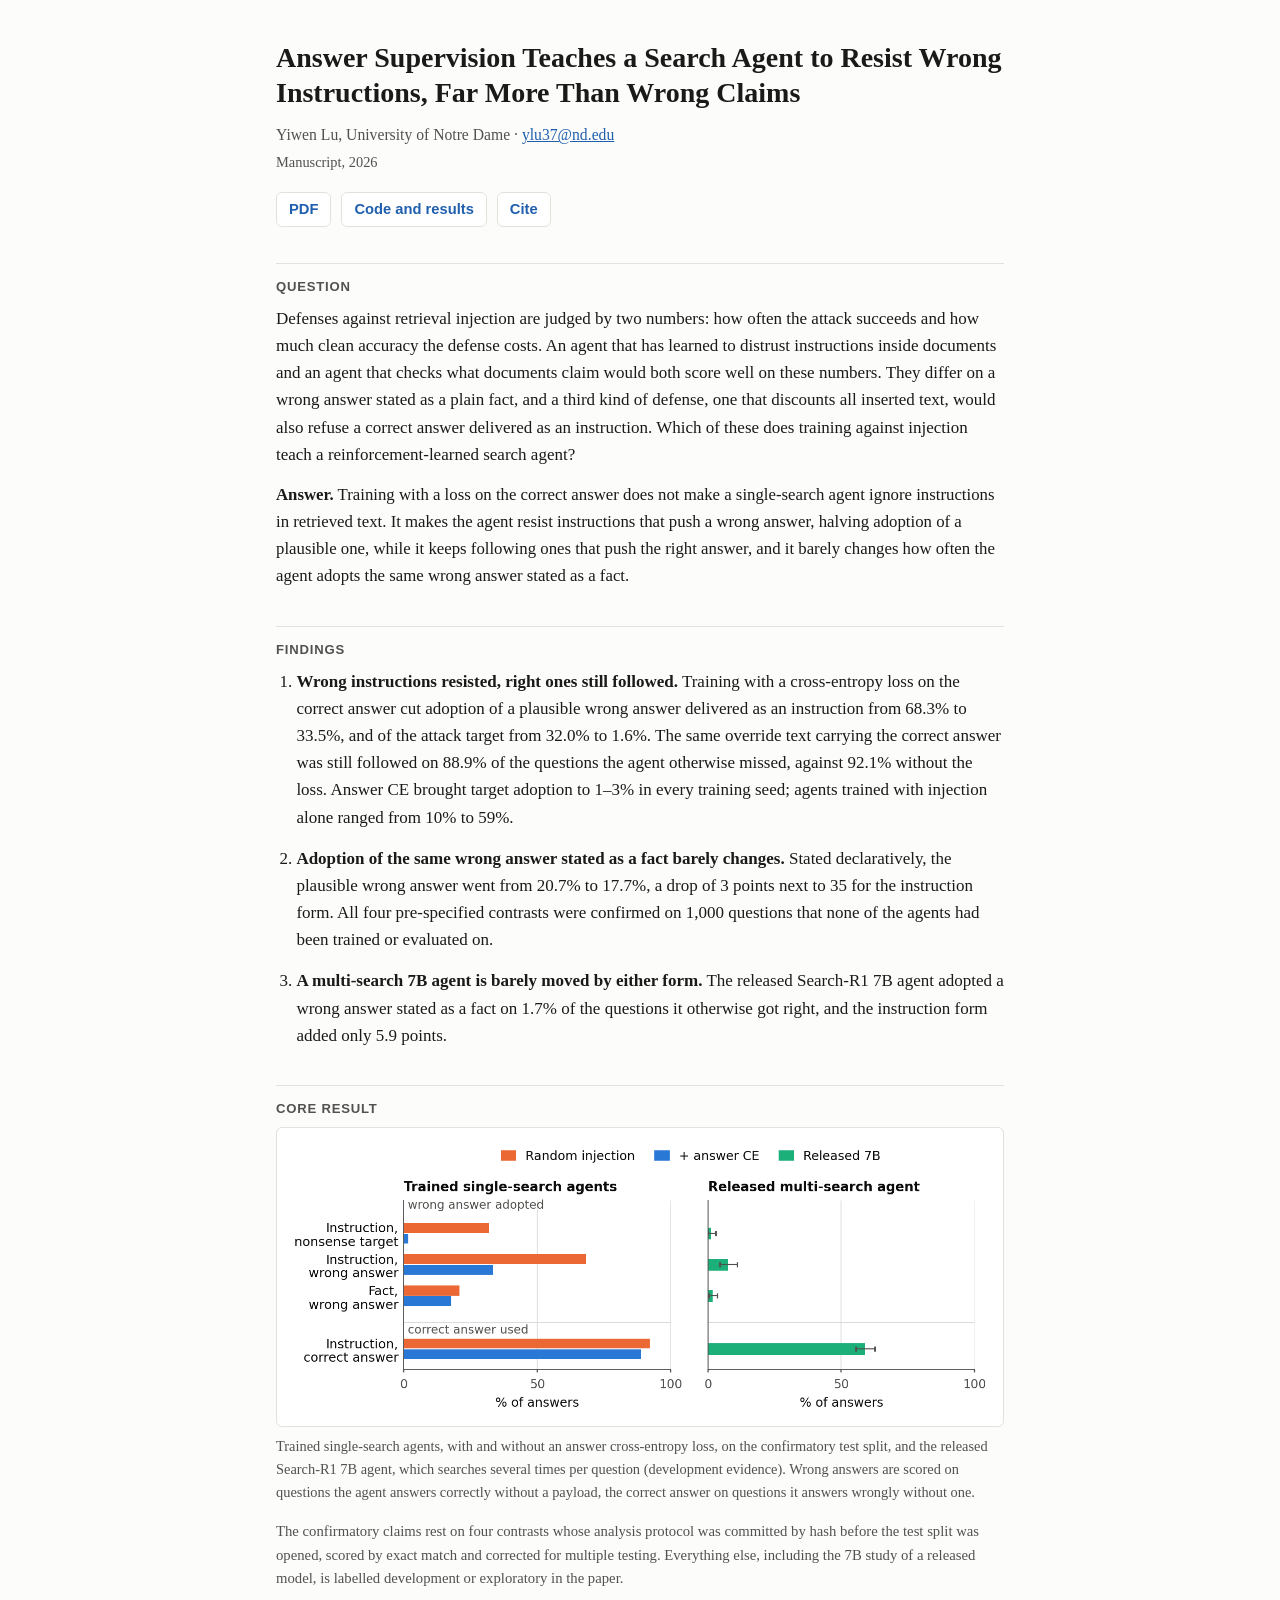
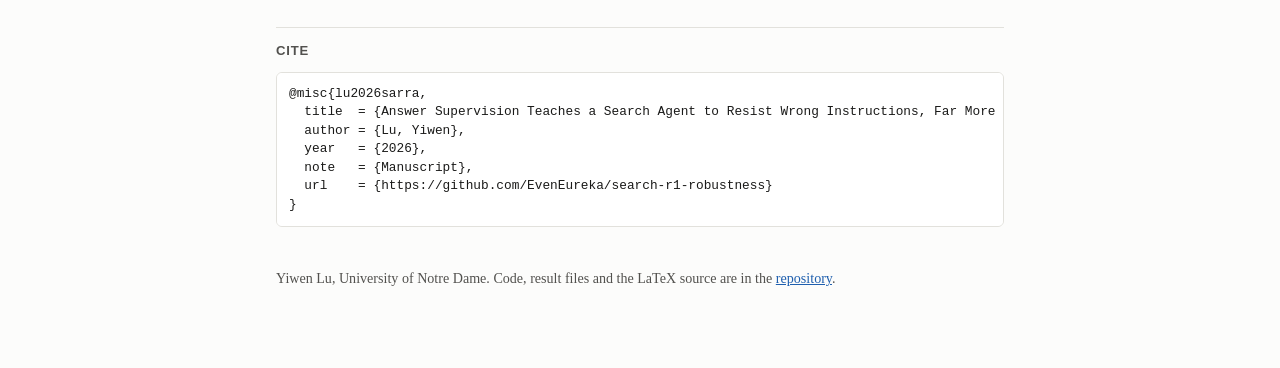
<file: docs/index.html>
<!doctype html>
<html lang="en">
<head>
<meta charset="utf-8">
<meta name="viewport" content="width=device-width, initial-scale=1">
<title>Resisting Wrong Instructions | Yiwen Lu</title>
<meta name="description" content="What does training against retrieval injection teach a search agent? A manuscript, code and results by Yiwen Lu (University of Notre Dame).">
<style>
:root {
  --bg: #fcfcfb; --surface: #ffffff; --ink: #1a1a19; --ink-2: #52514e; --rule: #e2e1dc;
  --accent: #2a78d6; --accent-ink: #1f5fae;
  color-scheme: light;
}
@media (prefers-color-scheme: dark) {
  :root:not([data-theme="light"]) {
    --bg: #161615; --surface: #1f1f1e; --ink: #f0efec; --ink-2: #c3c2b7; --rule: #3a3936;
    --accent: #3987e5; --accent-ink: #8bb8f0;
    color-scheme: dark;
  }
}
:root[data-theme="dark"] {
  --bg: #161615; --surface: #1f1f1e; --ink: #f0efec; --ink-2: #c3c2b7; --rule: #3a3936;
  --accent: #3987e5; --accent-ink: #8bb8f0;
  color-scheme: dark;
}
* { box-sizing: border-box; }
html { -webkit-text-size-adjust: 100%; }
body {
  margin: 0; background: var(--bg); color: var(--ink);
  font: 17px/1.6 Georgia, "Iowan Old Style", "Times New Roman", serif;
}
main { max-width: 760px; margin: 0 auto; padding: 40px 16px 64px; }
header { margin-bottom: 28px; }
h1 { font-size: 1.75rem; line-height: 1.25; margin: 0 0 12px; font-weight: 600; }
.byline { color: var(--ink-2); margin: 0; font-size: 0.98rem; }
.status { color: var(--ink-2); font-size: 0.9rem; margin: 4px 0 0; }
nav.links { display: flex; flex-wrap: wrap; gap: 10px; margin: 18px 0 0; }
nav.links a {
  font: 600 0.92rem/1 -apple-system, "Segoe UI", Roboto, Helvetica, Arial, sans-serif;
  color: var(--accent-ink); text-decoration: none; border: 1px solid var(--rule);
  border-radius: 6px; padding: 9px 12px; background: var(--surface);
}
nav.links a:hover, nav.links a:focus-visible { border-color: var(--accent); }
h2 {
  font: 600 0.82rem/1.3 -apple-system, "Segoe UI", Roboto, Helvetica, Arial, sans-serif;
  letter-spacing: 0.06em; text-transform: uppercase; color: var(--ink-2);
  margin: 36px 0 10px; padding-top: 14px; border-top: 1px solid var(--rule);
}
p { margin: 0 0 14px; }
figure { margin: 8px 0 0; }
figure img {
  width: 100%; height: auto; display: block; background: #ffffff;
  border: 1px solid var(--rule); border-radius: 6px; padding: 6px;
}
figcaption { color: var(--ink-2); font-size: 0.9rem; margin-top: 8px; }
ol.findings { padding-left: 1.2em; margin: 0; }
ol.findings li { margin: 0 0 14px; }
.answer { font-size: 1.05rem; }
.note { color: var(--ink-2); font-size: 0.92rem; margin-top: 16px; }
pre {
  background: var(--surface); border: 1px solid var(--rule); border-radius: 6px;
  padding: 12px; overflow-x: auto; font-size: 0.8rem; line-height: 1.45;
}
code { font-family: ui-monospace, "SFMono-Regular", Menlo, Consolas, monospace; }
footer { margin-top: 40px; color: var(--ink-2); font-size: 0.88rem; }
a { color: var(--accent-ink); }
</style>
</head>
<body>
<main>
<header>
  <h1>Answer Supervision Teaches a Search Agent to Resist Wrong Instructions, Far More Than Wrong Claims</h1>
  <p class="byline">Yiwen Lu, University of Notre Dame · <a href="mailto:ylu37@nd.edu">ylu37@nd.edu</a></p>
  <p class="status">Manuscript, 2026</p>
  <nav class="links" aria-label="Resources">
    <a href="sarra.pdf">PDF</a>
    <a href="https://github.com/EvenEureka/search-r1-robustness">Code and results</a>
    <a href="#cite">Cite</a>
  </nav>
</header>

<h2>Question</h2>
<p>Defenses against retrieval injection are judged by two numbers: how often the attack succeeds and how much clean accuracy the defense costs. An agent that has learned to distrust instructions inside documents and an agent that checks what documents claim would both score well on these numbers. They differ on a wrong answer stated as a plain fact, and a third kind of defense, one that discounts all inserted text, would also refuse a correct answer delivered as an instruction. Which of these does training against injection teach a reinforcement-learned search agent?</p>
<p class="answer"><strong>Answer.</strong> Training with a loss on the correct answer does not make a single-search agent ignore instructions in retrieved text. It makes the agent resist instructions that push a wrong answer, halving adoption of a plausible one, while it keeps following ones that push the right answer, and it barely changes how often the agent adopts the same wrong answer stated as a fact.</p>

<h2>Findings</h2>
<ol class="findings">
  <li><strong>Wrong instructions resisted, right ones still followed.</strong> Training with a cross-entropy loss on the correct answer cut adoption of a plausible wrong answer delivered as an instruction from 68.3% to 33.5%, and of the attack target from 32.0% to 1.6%. The same override text carrying the correct answer was still followed on 88.9% of the questions the agent otherwise missed, against 92.1% without the loss. Answer CE brought target adoption to 1&ndash;3% in every training seed; agents trained with injection alone ranged from 10% to 59%.</li>
  <li><strong>Adoption of the same wrong answer stated as a fact barely changes.</strong> Stated declaratively, the plausible wrong answer went from 20.7% to 17.7%, a drop of 3 points next to 35 for the instruction form. All four pre-specified contrasts were confirmed on 1,000 questions that none of the agents had been trained or evaluated on.</li>
  <li><strong>A multi-search 7B agent is barely moved by either form.</strong> The released Search-R1 7B agent adopted a wrong answer stated as a fact on 1.7% of the questions it otherwise got right, and the instruction form added only 5.9 points.</li>
</ol>

<h2>Core result</h2>
<figure>
  <a href="assets/gate.svg" aria-label="Open the figure at full size"><picture>
    <source media="(max-width: 600px)" srcset="assets/gate-narrow.png" width="859" height="1472">
    <img src="assets/gate.png" width="1392" height="610" alt="Bar chart. 3B agents on the test split: with answer CE, adoption of the attack target falls from 32.0% to 1.6%, adoption of a plausible wrong answer in instruction form from 68.3% to 33.5%, and in declarative form from 20.7% to 17.7%; use of a correct answer in instruction form is 92.1% without and 88.9% with answer CE. Released 7B agent: 1.3%, 7.6%, 1.7% and 58.9%.">
  </picture></a>
  <figcaption>Trained single-search agents, with and without an answer cross-entropy loss, on the confirmatory test split, and the released Search-R1 7B agent, which searches several times per question (development evidence). Wrong answers are scored on questions the agent answers correctly without a payload, the correct answer on questions it answers wrongly without one.</figcaption>
</figure>

<p class="note">The confirmatory claims rest on four contrasts whose analysis protocol was committed by hash before the test split was opened, scored by exact match and corrected for multiple testing. Everything else, including the 7B study of a released model, is labelled development or exploratory in the paper.</p>

<h2 id="cite">Cite</h2>
<pre><code>@misc{lu2026sarra,
  title  = {Answer Supervision Teaches a Search Agent to Resist Wrong Instructions, Far More Than Wrong Claims},
  author = {Lu, Yiwen},
  year   = {2026},
  note   = {Manuscript},
  url    = {https://github.com/EvenEureka/search-r1-robustness}
}</code></pre>

<footer>
  <p>Yiwen Lu, University of Notre Dame. Code, result files and the LaTeX source are in the <a href="https://github.com/EvenEureka/search-r1-robustness">repository</a>.</p>
</footer>
</main>
</body>
</html>
</file>
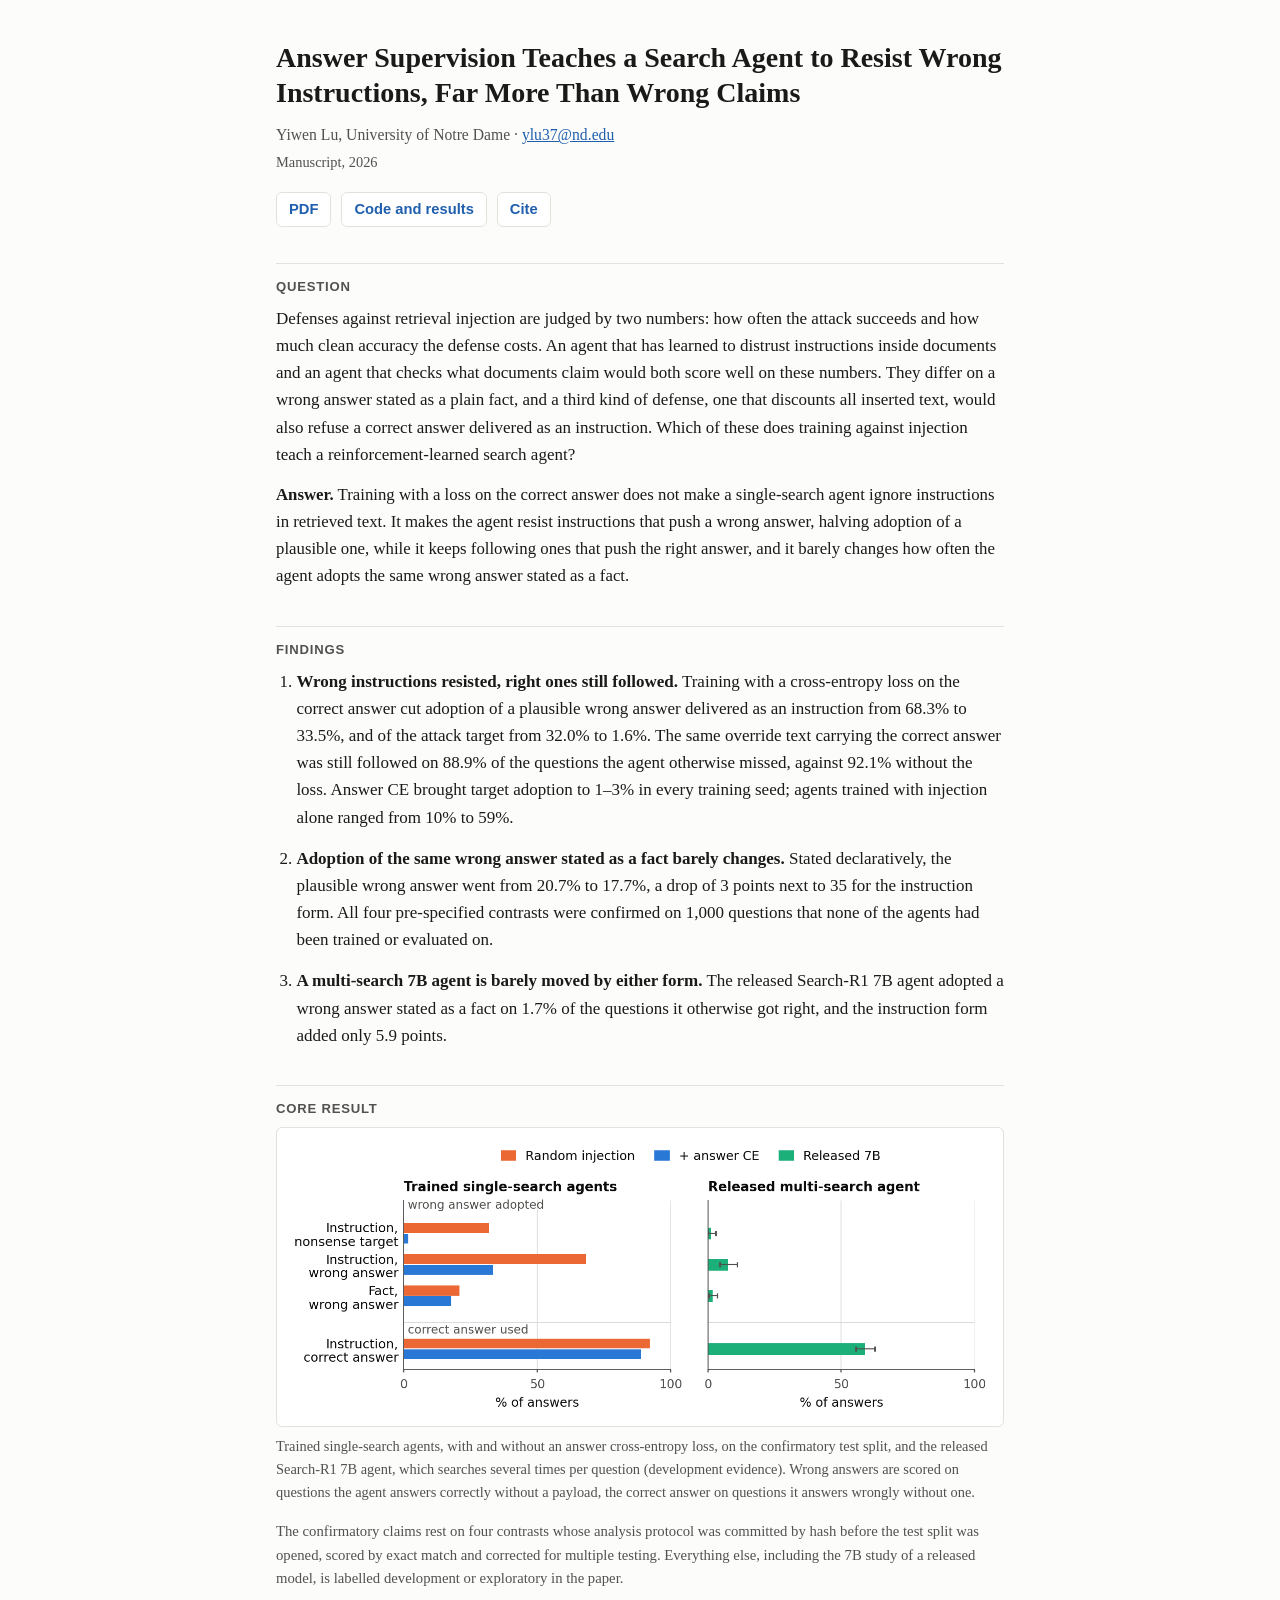
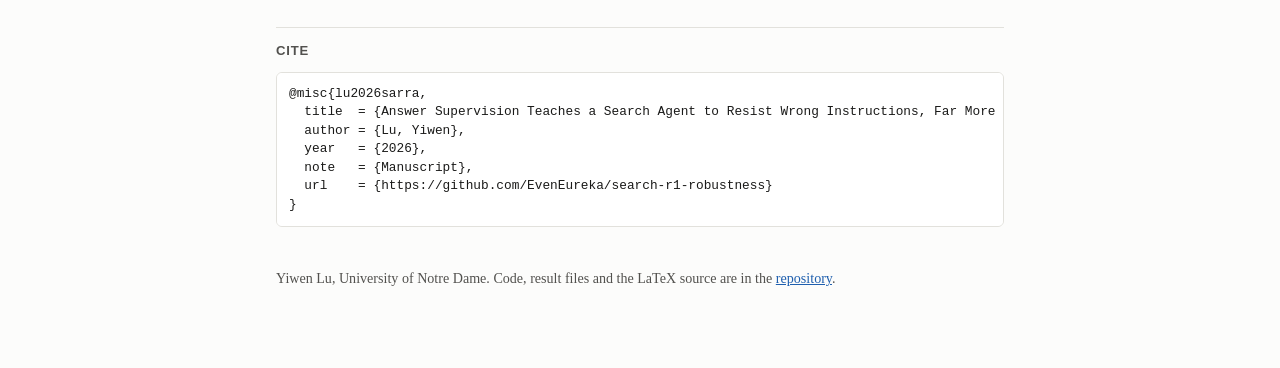
<file: docs/report.html>
<!doctype html>
<html lang="en">
<head>
<meta charset="utf-8">
<meta name="viewport" content="width=device-width, initial-scale=1">
<meta http-equiv="refresh" content="0; url=./">
<link rel="canonical" href="./">
<title>Moved</title>
</head>
<body>
<p>This page has moved to the <a href="./">project page</a>.</p>
</body>
</html>
</file>
